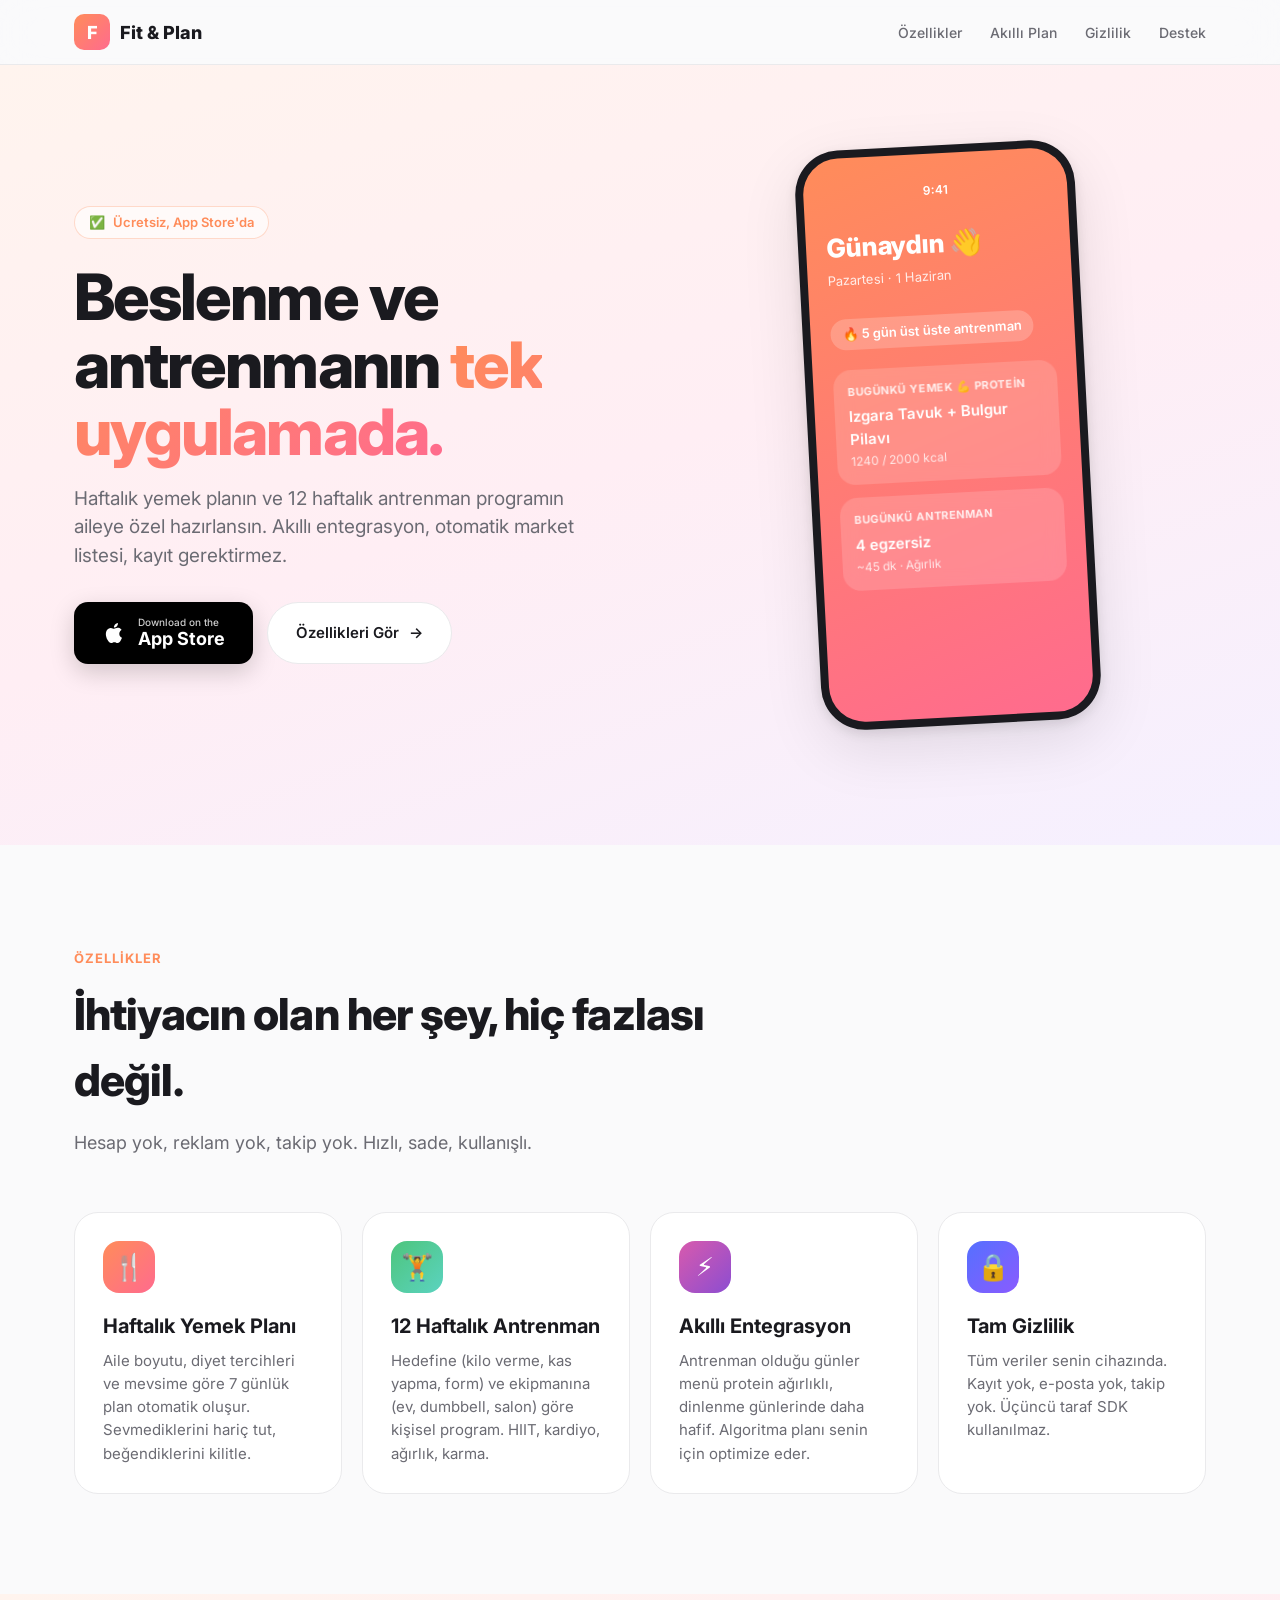
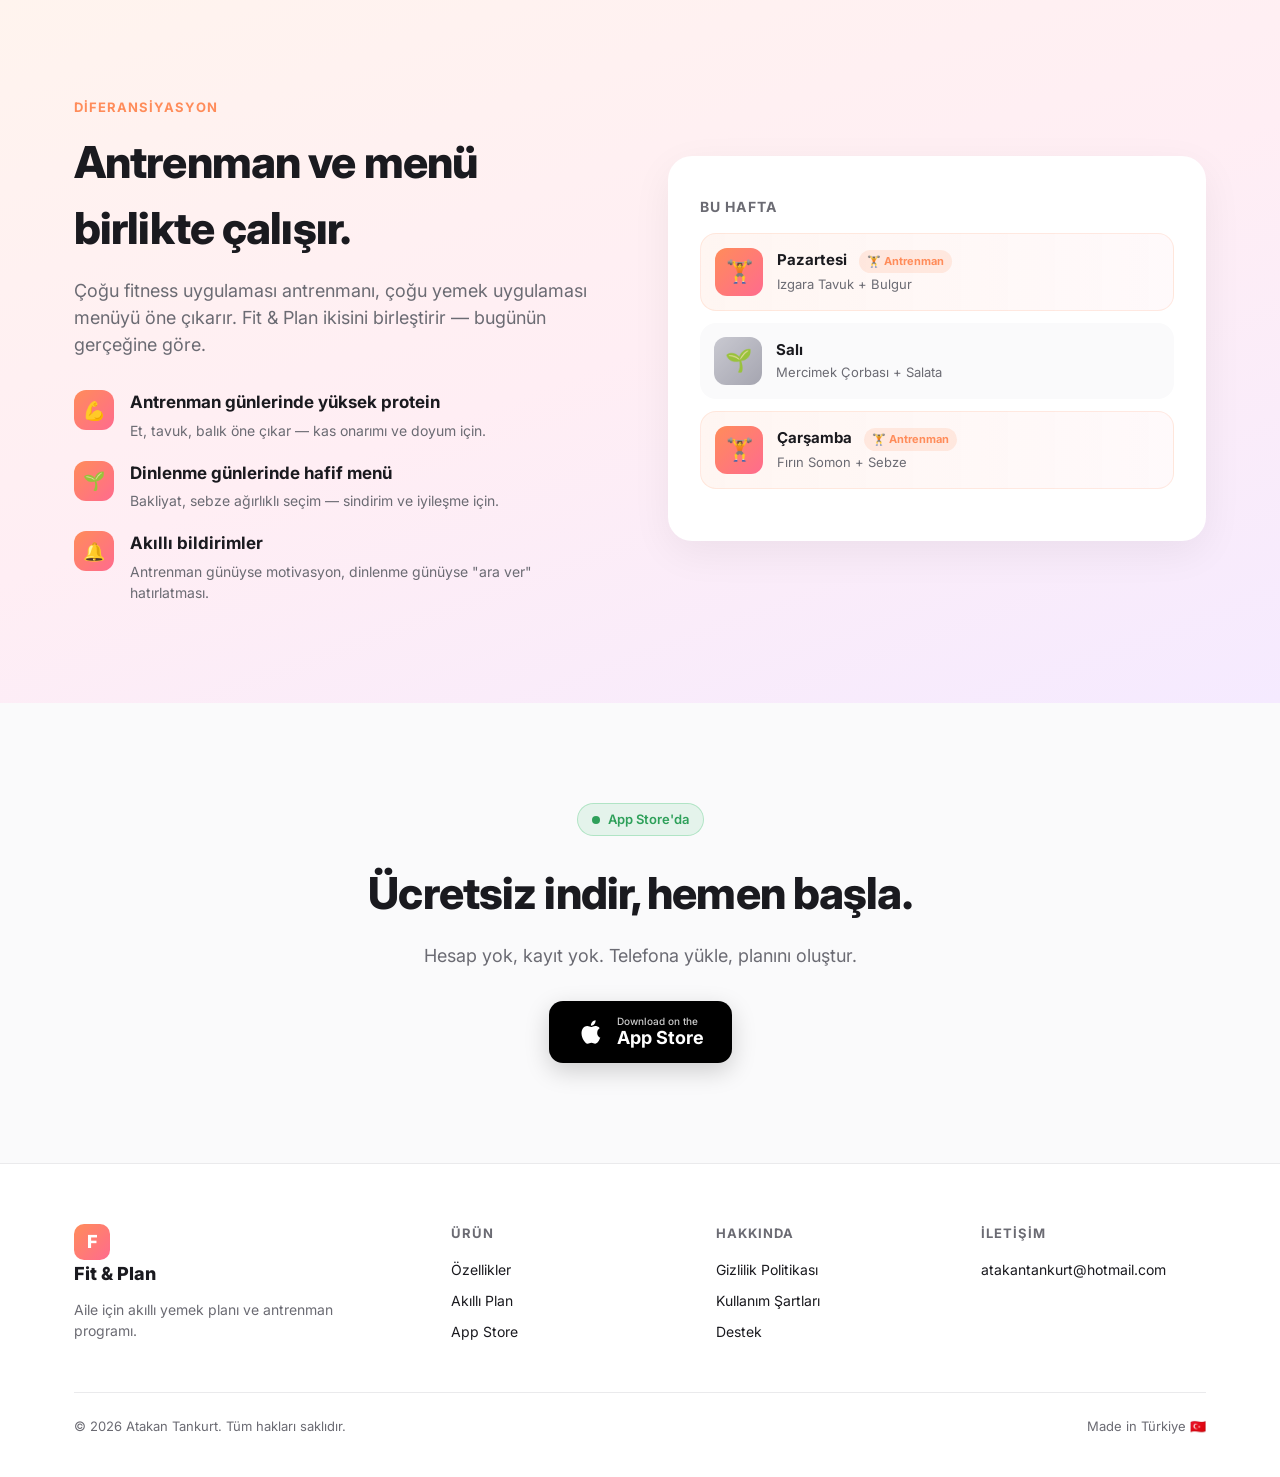
<file: index.html>
<!DOCTYPE html>
<html lang="tr">
<head>
<meta charset="UTF-8" />
<meta name="viewport" content="width=device-width, initial-scale=1.0" />
<meta name="description" content="Fit & Plan — Haftalık yemek planı ve 12 haftalık antrenman programı tek uygulamada. Aileye özel, akıllı, ücretsiz." />
<meta name="theme-color" content="#FF8C5A" />
<title>Fit & Plan — Haftalık Yemek & Antrenman Planı</title>

<!-- Open Graph / sosyal medya -->
<meta property="og:title" content="Fit & Plan — Haftalık Yemek & Antrenman" />
<meta property="og:description" content="Aile için akıllı yemek planı, kişisel 12 haftalık antrenman programı. Ücretsiz, kayıt yok." />
<meta property="og:type" content="website" />

<link rel="preconnect" href="https://fonts.googleapis.com">
<link rel="preconnect" href="https://fonts.gstatic.com" crossorigin>
<link href="https://fonts.googleapis.com/css2?family=Inter:wght@400;500;600;700;800&display=swap" rel="stylesheet">

<style>
    :root {
        --orange-1: #FF8C5A;
        --orange-2: #FF6B8E;
        --green-1: #4DC57C;
        --green-2: #5BD3C0;
        --indigo-1: #5570FF;
        --indigo-2: #8A5BFF;
        --pink-1: #D85AAD;
        --pink-2: #8C4DD1;
        --bg: #FAFAFB;
        --card: #FFFFFF;
        --text: #1A1A1F;
        --text-secondary: #6B6B73;
        --border: #EAEAEC;
        --shadow: 0 12px 40px rgba(0, 0, 0, 0.06);
        --shadow-lg: 0 20px 60px rgba(0, 0, 0, 0.10);
    }

    * { margin: 0; padding: 0; box-sizing: border-box; }

    html { scroll-behavior: smooth; }

    body {
        font-family: 'Inter', -apple-system, BlinkMacSystemFont, 'SF Pro Rounded', system-ui, sans-serif;
        color: var(--text);
        background: var(--bg);
        line-height: 1.5;
        -webkit-font-smoothing: antialiased;
        -moz-osx-font-smoothing: grayscale;
    }

    a { color: inherit; text-decoration: none; }

    .container { max-width: 1180px; margin: 0 auto; padding: 0 24px; }

    /* ============ NAVBAR ============ */
    .navbar {
        position: sticky;
        top: 0;
        background: rgba(250, 250, 251, 0.85);
        backdrop-filter: saturate(180%) blur(20px);
        -webkit-backdrop-filter: saturate(180%) blur(20px);
        z-index: 100;
        border-bottom: 1px solid var(--border);
    }
    .navbar .inner {
        display: flex;
        justify-content: space-between;
        align-items: center;
        height: 64px;
    }
    .logo {
        display: flex;
        align-items: center;
        gap: 10px;
        font-weight: 800;
        font-size: 18px;
    }
    .logo-mark {
        width: 36px; height: 36px;
        border-radius: 10px;
        background: linear-gradient(135deg, var(--orange-1), var(--orange-2));
        display: grid; place-items: center;
        color: white;
        font-size: 18px;
    }
    .nav-links {
        display: flex;
        gap: 28px;
        font-size: 14px;
        font-weight: 500;
        color: var(--text-secondary);
    }
    .nav-links a:hover { color: var(--text); }

    /* ============ HERO ============ */
    .hero {
        padding: 80px 0 120px;
        background: linear-gradient(160deg, #FFF4EE 0%, #FFEEF4 50%, #F5F0FF 100%);
        position: relative;
        overflow: hidden;
    }
    .hero-content {
        display: grid;
        grid-template-columns: 1.1fr 1fr;
        gap: 48px;
        align-items: center;
    }
    .hero-badge {
        display: inline-flex;
        align-items: center;
        gap: 8px;
        padding: 6px 14px;
        background: rgba(255, 255, 255, 0.6);
        border: 1px solid rgba(255, 140, 90, 0.3);
        border-radius: 100px;
        font-size: 13px;
        font-weight: 600;
        color: var(--orange-1);
        margin-bottom: 24px;
    }
    .hero h1 {
        font-size: clamp(38px, 5.5vw, 64px);
        font-weight: 800;
        line-height: 1.05;
        letter-spacing: -0.03em;
        margin-bottom: 20px;
    }
    .hero h1 .gradient-text {
        background: linear-gradient(135deg, var(--orange-1), var(--orange-2));
        -webkit-background-clip: text;
        background-clip: text;
        -webkit-text-fill-color: transparent;
    }
    .hero p.lead {
        font-size: 19px;
        color: var(--text-secondary);
        margin-bottom: 32px;
        max-width: 520px;
    }
    .cta-row {
        display: flex;
        gap: 14px;
        flex-wrap: wrap;
    }
    .btn {
        display: inline-flex;
        align-items: center;
        gap: 10px;
        padding: 14px 28px;
        border-radius: 100px;
        font-weight: 600;
        font-size: 15px;
        border: none;
        cursor: pointer;
        transition: transform 0.2s, box-shadow 0.2s;
    }
    .btn-primary {
        background: linear-gradient(135deg, var(--orange-1), var(--orange-2));
        color: white;
        box-shadow: 0 8px 24px rgba(255, 107, 142, 0.25);
    }
    .btn-primary:hover { transform: translateY(-1px); box-shadow: 0 12px 32px rgba(255, 107, 142, 0.35); }
    .btn-secondary {
        background: white;
        border: 1px solid var(--border);
        color: var(--text);
    }
    .btn-secondary:hover { border-color: var(--text); }

    /* Phone mockup */
    .phone-mockup {
        position: relative;
        display: flex;
        justify-content: center;
        perspective: 1200px;
    }
    .phone {
        width: 280px;
        height: 580px;
        background: #1a1a1f;
        border-radius: 44px;
        padding: 8px;
        box-shadow: var(--shadow-lg), 0 4px 12px rgba(0,0,0,0.1);
        transform: rotate(-3deg);
    }
    .phone-screen {
        background: linear-gradient(160deg, var(--orange-1), var(--orange-2));
        border-radius: 36px;
        height: 100%;
        padding: 28px 20px;
        color: white;
        position: relative;
        overflow: hidden;
    }
    .phone-time {
        text-align: center;
        font-size: 12px;
        font-weight: 600;
        margin-bottom: 24px;
    }
    .phone-greeting {
        font-size: 26px;
        font-weight: 800;
        margin-bottom: 4px;
    }
    .phone-date {
        font-size: 13px;
        opacity: 0.85;
        margin-bottom: 20px;
    }
    .phone-card {
        background: rgba(255,255,255,0.15);
        backdrop-filter: blur(10px);
        border-radius: 18px;
        padding: 14px;
        margin-bottom: 12px;
    }
    .phone-card-title {
        font-size: 11px;
        font-weight: 700;
        opacity: 0.85;
        text-transform: uppercase;
        letter-spacing: 0.05em;
        margin-bottom: 6px;
    }
    .phone-card-content {
        font-size: 15px;
        font-weight: 600;
    }
    .phone-card-sub {
        font-size: 12px;
        opacity: 0.8;
        margin-top: 2px;
    }
    .phone-streak {
        display: inline-flex;
        align-items: center;
        gap: 6px;
        background: rgba(255,255,255,0.2);
        padding: 6px 12px;
        border-radius: 100px;
        font-size: 13px;
        font-weight: 600;
        margin-top: 8px;
    }

    /* ============ FEATURES ============ */
    .features {
        padding: 100px 0;
    }
    .section-eyebrow {
        display: inline-block;
        font-size: 13px;
        font-weight: 700;
        text-transform: uppercase;
        letter-spacing: 0.08em;
        color: var(--orange-1);
        margin-bottom: 12px;
    }
    .section-title {
        font-size: clamp(30px, 4vw, 44px);
        font-weight: 800;
        letter-spacing: -0.02em;
        margin-bottom: 16px;
        max-width: 700px;
    }
    .section-sub {
        font-size: 18px;
        color: var(--text-secondary);
        max-width: 600px;
        margin-bottom: 56px;
    }
    .feature-grid {
        display: grid;
        grid-template-columns: repeat(auto-fit, minmax(260px, 1fr));
        gap: 20px;
    }
    .feature-card {
        background: var(--card);
        border-radius: 24px;
        padding: 28px;
        border: 1px solid var(--border);
        transition: transform 0.2s, box-shadow 0.2s;
    }
    .feature-card:hover {
        transform: translateY(-4px);
        box-shadow: var(--shadow);
    }
    .feature-icon {
        width: 52px; height: 52px;
        border-radius: 16px;
        display: grid; place-items: center;
        font-size: 26px;
        color: white;
        margin-bottom: 18px;
    }
    .feature-icon.meal   { background: linear-gradient(135deg, var(--orange-1), var(--orange-2)); }
    .feature-icon.train  { background: linear-gradient(135deg, var(--green-1), var(--green-2)); }
    .feature-icon.smart  { background: linear-gradient(135deg, var(--pink-1), var(--pink-2)); }
    .feature-icon.priv   { background: linear-gradient(135deg, var(--indigo-1), var(--indigo-2)); }

    .feature-card h3 {
        font-size: 20px;
        font-weight: 700;
        margin-bottom: 8px;
    }
    .feature-card p {
        font-size: 15px;
        color: var(--text-secondary);
        line-height: 1.55;
    }

    /* ============ HIGHLIGHT (smart integration) ============ */
    .highlight {
        padding: 100px 0;
        background: linear-gradient(160deg, #FFF4EE 0%, #FFEEF4 50%, #F5EAFF 100%);
    }
    .highlight-content {
        display: grid;
        grid-template-columns: 1fr 1fr;
        gap: 56px;
        align-items: center;
    }
    .highlight-points {
        display: flex;
        flex-direction: column;
        gap: 20px;
        margin-top: 32px;
    }
    .highlight-point {
        display: flex;
        gap: 16px;
        align-items: flex-start;
    }
    .highlight-point-icon {
        flex-shrink: 0;
        width: 40px; height: 40px;
        border-radius: 12px;
        background: linear-gradient(135deg, var(--orange-1), var(--orange-2));
        display: grid; place-items: center;
        color: white;
        font-size: 18px;
        font-weight: 700;
    }
    .highlight-point h4 {
        font-size: 17px;
        font-weight: 700;
        margin-bottom: 4px;
    }
    .highlight-point p {
        font-size: 14px;
        color: var(--text-secondary);
    }
    .highlight-visual {
        background: white;
        border-radius: 24px;
        padding: 40px 32px;
        box-shadow: var(--shadow);
        position: relative;
    }
    .day-card {
        display: flex;
        gap: 14px;
        align-items: center;
        padding: 14px;
        border-radius: 16px;
        margin-bottom: 12px;
    }
    .day-card.training {
        background: linear-gradient(90deg, rgba(255,140,90,0.08), rgba(255,107,142,0.04));
        border: 1px solid rgba(255,140,90,0.15);
    }
    .day-card.rest {
        background: var(--bg);
    }
    .day-icon {
        width: 48px; height: 48px;
        border-radius: 12px;
        display: grid; place-items: center;
        color: white;
        font-size: 22px;
        flex-shrink: 0;
    }
    .day-icon.training { background: linear-gradient(135deg, var(--orange-1), var(--orange-2)); }
    .day-icon.rest     { background: linear-gradient(135deg, #C9C9D1, #A5A5B0); }
    .day-info { flex: 1; }
    .day-name { font-weight: 700; font-size: 15px; margin-bottom: 2px; }
    .day-meal { font-size: 13px; color: var(--text-secondary); }
    .day-badge {
        display: inline-flex;
        align-items: center;
        gap: 4px;
        font-size: 11px;
        font-weight: 700;
        padding: 3px 8px;
        border-radius: 100px;
        background: rgba(255,140,90,0.15);
        color: var(--orange-1);
        margin-left: 8px;
    }

    /* ============ CTA ============ */
    .cta-section {
        padding: 100px 0;
        text-align: center;
    }
    .cta-section h2 {
        font-size: clamp(30px, 4vw, 44px);
        font-weight: 800;
        letter-spacing: -0.02em;
        margin-bottom: 16px;
    }
    .cta-section p {
        font-size: 18px;
        color: var(--text-secondary);
        margin-bottom: 32px;
    }
    .appstore-btn {
        display: inline-flex;
        align-items: center;
        gap: 12px;
        padding: 14px 28px;
        background: #000;
        border-radius: 14px;
        color: white;
        font-weight: 600;
        font-size: 15px;
        text-decoration: none;
        transition: transform 0.2s, box-shadow 0.2s;
        box-shadow: 0 8px 24px rgba(0,0,0,0.18);
    }
    .appstore-btn:hover { transform: translateY(-2px); box-shadow: 0 14px 32px rgba(0,0,0,0.22); }
    .appstore-btn svg { flex-shrink: 0; }
    .appstore-btn-label { display: flex; flex-direction: column; line-height: 1.2; text-align: left; }
    .appstore-btn-label span:first-child { font-size: 10px; font-weight: 500; opacity: 0.8; }
    .appstore-btn-label span:last-child { font-size: 18px; font-weight: 700; }
    .live-badge {
        display: inline-flex;
        align-items: center;
        gap: 8px;
        padding: 6px 14px;
        background: rgba(77, 197, 124, 0.12);
        border: 1px solid rgba(77, 197, 124, 0.35);
        border-radius: 100px;
        font-size: 13px;
        font-weight: 600;
        color: #2ea05a;
        margin-bottom: 24px;
    }
    .live-dot {
        width: 8px; height: 8px;
        background: #2ea05a;
        border-radius: 50%;
        animation: pulse 2s infinite;
    }
    @keyframes pulse {
        0%, 100% { opacity: 1; transform: scale(1); }
        50% { opacity: 0.5; transform: scale(0.8); }
    }

    /* ============ FOOTER ============ */
    .footer {
        padding: 60px 0 40px;
        border-top: 1px solid var(--border);
        background: white;
    }
    .footer-grid {
        display: grid;
        grid-template-columns: 1.5fr 1fr 1fr 1fr;
        gap: 40px;
        margin-bottom: 40px;
    }
    .footer-col h5 {
        font-size: 13px;
        font-weight: 700;
        text-transform: uppercase;
        letter-spacing: 0.08em;
        color: var(--text-secondary);
        margin-bottom: 16px;
    }
    .footer-col a {
        display: block;
        font-size: 14px;
        color: var(--text);
        margin-bottom: 10px;
        transition: color 0.2s;
    }
    .footer-col a:hover { color: var(--orange-1); }
    .footer-tagline {
        font-size: 14px;
        color: var(--text-secondary);
        max-width: 280px;
        margin-top: 12px;
    }
    .footer-bottom {
        padding-top: 24px;
        border-top: 1px solid var(--border);
        display: flex;
        justify-content: space-between;
        align-items: center;
        font-size: 13px;
        color: var(--text-secondary);
    }

    /* ============ RESPONSIVE ============ */
    @media (max-width: 860px) {
        .hero { padding: 60px 0 80px; }
        .hero-content { grid-template-columns: 1fr; gap: 40px; }
        .phone { transform: rotate(0); }
        .highlight-content { grid-template-columns: 1fr; gap: 40px; }
        .footer-grid { grid-template-columns: 1fr 1fr; gap: 32px; }
        .nav-links { gap: 18px; font-size: 13px; }
    }
    @media (max-width: 480px) {
        .nav-links a:nth-child(1) { display: none; }
        .footer-grid { grid-template-columns: 1fr; }
        .footer-bottom { flex-direction: column; gap: 12px; }
    }
</style>
</head>
<body>

<!-- ============ NAVBAR ============ -->
<nav class="navbar">
    <div class="container inner">
        <a href="/" class="logo">
            <span class="logo-mark">F</span>
            Fit &amp; Plan
        </a>
        <div class="nav-links">
            <a href="#features">Özellikler</a>
            <a href="#smart">Akıllı Plan</a>
            <a href="privacy.html">Gizlilik</a>
            <a href="support.html">Destek</a>
        </div>
    </div>
</nav>

<!-- ============ HERO ============ -->
<section class="hero">
    <div class="container hero-content">
        <div>
            <div class="hero-badge">
                <span>✅</span> Ücretsiz, App Store'da
            </div>
            <h1>
                Beslenme ve antrenmanın
                <span class="gradient-text">tek uygulamada.</span>
            </h1>
            <p class="lead">
                Haftalık yemek planın ve 12 haftalık antrenman programın aileye özel hazırlansın. Akıllı entegrasyon, otomatik market listesi, kayıt gerektirmez.
            </p>
            <div class="cta-row">
                <a href="https://apps.apple.com/app/fit-plan/id6776252728" class="appstore-btn" target="_blank" rel="noopener">
                    <svg width="24" height="24" viewBox="0 0 24 24" fill="white"><path d="M18.71 19.5c-.83 1.24-1.71 2.45-3.05 2.47-1.34.03-1.77-.79-3.29-.79-1.53 0-2 .77-3.27.82-1.31.05-2.3-1.32-3.14-2.53C4.25 17 2.94 12.45 4.7 9.39c.87-1.52 2.43-2.48 4.12-2.51 1.28-.02 2.5.87 3.29.87.78 0 2.26-1.07 3.8-.91.65.03 2.47.26 3.64 1.98l-.09.06c-.22.14-2.18 1.3-2.16 3.88.03 3.02 2.65 4.03 2.68 4.04l-.07.2zM13 3.5c.73-.83 1.94-1.46 2.94-1.5.13 1.17-.34 2.35-1.04 3.19-.69.85-1.83 1.51-2.95 1.42-.15-1.15.41-2.35 1.05-3.11z"/></svg>
                    <div class="appstore-btn-label">
                        <span>Download on the</span>
                        <span>App Store</span>
                    </div>
                </a>
                <a href="#features" class="btn btn-secondary">
                    Özellikleri Gör <span>→</span>
                </a>
            </div>
        </div>
        <div class="phone-mockup">
            <div class="phone">
                <div class="phone-screen">
                    <div class="phone-time">9:41</div>
                    <div class="phone-greeting">Günaydın 👋</div>
                    <div class="phone-date">Pazartesi · 1 Haziran</div>
                    <div class="phone-streak">🔥 5 gün üst üste antrenman</div>

                    <div style="height: 20px;"></div>

                    <div class="phone-card">
                        <div class="phone-card-title">Bugünkü Yemek 💪 Protein</div>
                        <div class="phone-card-content">Izgara Tavuk + Bulgur Pilavı</div>
                        <div class="phone-card-sub">1240 / 2000 kcal</div>
                    </div>
                    <div class="phone-card">
                        <div class="phone-card-title">Bugünkü Antrenman</div>
                        <div class="phone-card-content">4 egzersiz</div>
                        <div class="phone-card-sub">~45 dk · Ağırlık</div>
                    </div>
                </div>
            </div>
        </div>
    </div>
</section>

<!-- ============ FEATURES ============ -->
<section class="features" id="features">
    <div class="container">
        <div class="section-eyebrow">Özellikler</div>
        <h2 class="section-title">İhtiyacın olan her şey, hiç fazlası değil.</h2>
        <p class="section-sub">
            Hesap yok, reklam yok, takip yok. Hızlı, sade, kullanışlı.
        </p>

        <div class="feature-grid">
            <div class="feature-card">
                <div class="feature-icon meal">🍴</div>
                <h3>Haftalık Yemek Planı</h3>
                <p>Aile boyutu, diyet tercihleri ve mevsime göre 7 günlük plan otomatik oluşur. Sevmediklerini hariç tut, beğendiklerini kilitle.</p>
            </div>
            <div class="feature-card">
                <div class="feature-icon train">🏋️</div>
                <h3>12 Haftalık Antrenman</h3>
                <p>Hedefine (kilo verme, kas yapma, form) ve ekipmanına (ev, dumbbell, salon) göre kişisel program. HIIT, kardiyo, ağırlık, karma.</p>
            </div>
            <div class="feature-card">
                <div class="feature-icon smart">⚡</div>
                <h3>Akıllı Entegrasyon</h3>
                <p>Antrenman olduğu günler menü protein ağırlıklı, dinlenme günlerinde daha hafif. Algoritma planı senin için optimize eder.</p>
            </div>
            <div class="feature-card">
                <div class="feature-icon priv">🔒</div>
                <h3>Tam Gizlilik</h3>
                <p>Tüm veriler senin cihazında. Kayıt yok, e-posta yok, takip yok. Üçüncü taraf SDK kullanılmaz.</p>
            </div>
        </div>
    </div>
</section>

<!-- ============ HIGHLIGHT ============ -->
<section class="highlight" id="smart">
    <div class="container highlight-content">
        <div>
            <div class="section-eyebrow">Diferansiyasyon</div>
            <h2 class="section-title">Antrenman ve menü birlikte çalışır.</h2>
            <p class="section-sub" style="margin-bottom: 0;">
                Çoğu fitness uygulaması antrenmanı, çoğu yemek uygulaması menüyü öne çıkarır. Fit &amp; Plan ikisini birleştirir — bugünün gerçeğine göre.
            </p>

            <div class="highlight-points">
                <div class="highlight-point">
                    <div class="highlight-point-icon">💪</div>
                    <div>
                        <h4>Antrenman günlerinde yüksek protein</h4>
                        <p>Et, tavuk, balık öne çıkar — kas onarımı ve doyum için.</p>
                    </div>
                </div>
                <div class="highlight-point">
                    <div class="highlight-point-icon">🌱</div>
                    <div>
                        <h4>Dinlenme günlerinde hafif menü</h4>
                        <p>Bakliyat, sebze ağırlıklı seçim — sindirim ve iyileşme için.</p>
                    </div>
                </div>
                <div class="highlight-point">
                    <div class="highlight-point-icon">🔔</div>
                    <div>
                        <h4>Akıllı bildirimler</h4>
                        <p>Antrenman günüyse motivasyon, dinlenme günüyse "ara ver" hatırlatması.</p>
                    </div>
                </div>
            </div>
        </div>
        <div class="highlight-visual">
            <div style="font-size: 14px; font-weight: 700; color: var(--text-secondary); text-transform: uppercase; letter-spacing: 0.08em; margin-bottom: 16px;">
                Bu hafta
            </div>
            <div class="day-card training">
                <div class="day-icon training">🏋️</div>
                <div class="day-info">
                    <div class="day-name">Pazartesi <span class="day-badge">🏋️ Antrenman</span></div>
                    <div class="day-meal">Izgara Tavuk + Bulgur</div>
                </div>
            </div>
            <div class="day-card rest">
                <div class="day-icon rest">🌱</div>
                <div class="day-info">
                    <div class="day-name">Salı</div>
                    <div class="day-meal">Mercimek Çorbası + Salata</div>
                </div>
            </div>
            <div class="day-card training">
                <div class="day-icon training">🏋️</div>
                <div class="day-info">
                    <div class="day-name">Çarşamba <span class="day-badge">🏋️ Antrenman</span></div>
                    <div class="day-meal">Fırın Somon + Sebze</div>
                </div>
            </div>
        </div>
    </div>
</section>

<!-- ============ CTA ============ -->
<section class="cta-section">
    <div class="container">
        <div class="live-badge">
            <div class="live-dot"></div>
            App Store'da
        </div>
        <h2>Ücretsiz indir, hemen başla.</h2>
        <p>Hesap yok, kayıt yok. Telefona yükle, planını oluştur.</p>
        <a href="https://apps.apple.com/app/fit-plan/id6776252728" class="appstore-btn" target="_blank" rel="noopener" style="margin: 0 auto;">
            <svg width="28" height="28" viewBox="0 0 24 24" fill="white"><path d="M18.71 19.5c-.83 1.24-1.71 2.45-3.05 2.47-1.34.03-1.77-.79-3.29-.79-1.53 0-2 .77-3.27.82-1.31.05-2.3-1.32-3.14-2.53C4.25 17 2.94 12.45 4.7 9.39c.87-1.52 2.43-2.48 4.12-2.51 1.28-.02 2.5.87 3.29.87.78 0 2.26-1.07 3.8-.91.65.03 2.47.26 3.64 1.98l-.09.06c-.22.14-2.18 1.3-2.16 3.88.03 3.02 2.65 4.03 2.68 4.04l-.07.2zM13 3.5c.73-.83 1.94-1.46 2.94-1.5.13 1.17-.34 2.35-1.04 3.19-.69.85-1.83 1.51-2.95 1.42-.15-1.15.41-2.35 1.05-3.11z"/></svg>
            <div class="appstore-btn-label">
                <span>Download on the</span>
                <span>App Store</span>
            </div>
        </a>
    </div>
</section>

<!-- ============ FOOTER ============ -->
<footer class="footer">
    <div class="container">
        <div class="footer-grid">
            <div class="footer-col">
                <a href="/" class="logo" style="font-size: 18px;">
                    <span class="logo-mark">F</span>
                    Fit &amp; Plan
                </a>
                <p class="footer-tagline">
                    Aile için akıllı yemek planı ve antrenman programı.
                </p>
            </div>
            <div class="footer-col">
                <h5>Ürün</h5>
                <a href="#features">Özellikler</a>
                <a href="#smart">Akıllı Plan</a>
                <a href="https://apps.apple.com/app/fit-plan/id6776252728" target="_blank" rel="noopener">App Store</a>
            </div>
            <div class="footer-col">
                <h5>Hakkında</h5>
                <a href="privacy.html">Gizlilik Politikası</a>
                <a href="terms.html">Kullanım Şartları</a>
                <a href="support.html">Destek</a>
            </div>
            <div class="footer-col">
                <h5>İletişim</h5>
                <a href="mailto:atakantankurt@hotmail.com">atakantankurt@hotmail.com</a>
            </div>
        </div>
        <div class="footer-bottom">
            <div>© 2026 Atakan Tankurt. Tüm hakları saklıdır.</div>
            <div>Made in Türkiye 🇹🇷</div>
        </div>
    </div>
</footer>

</body>
</html>
</file>
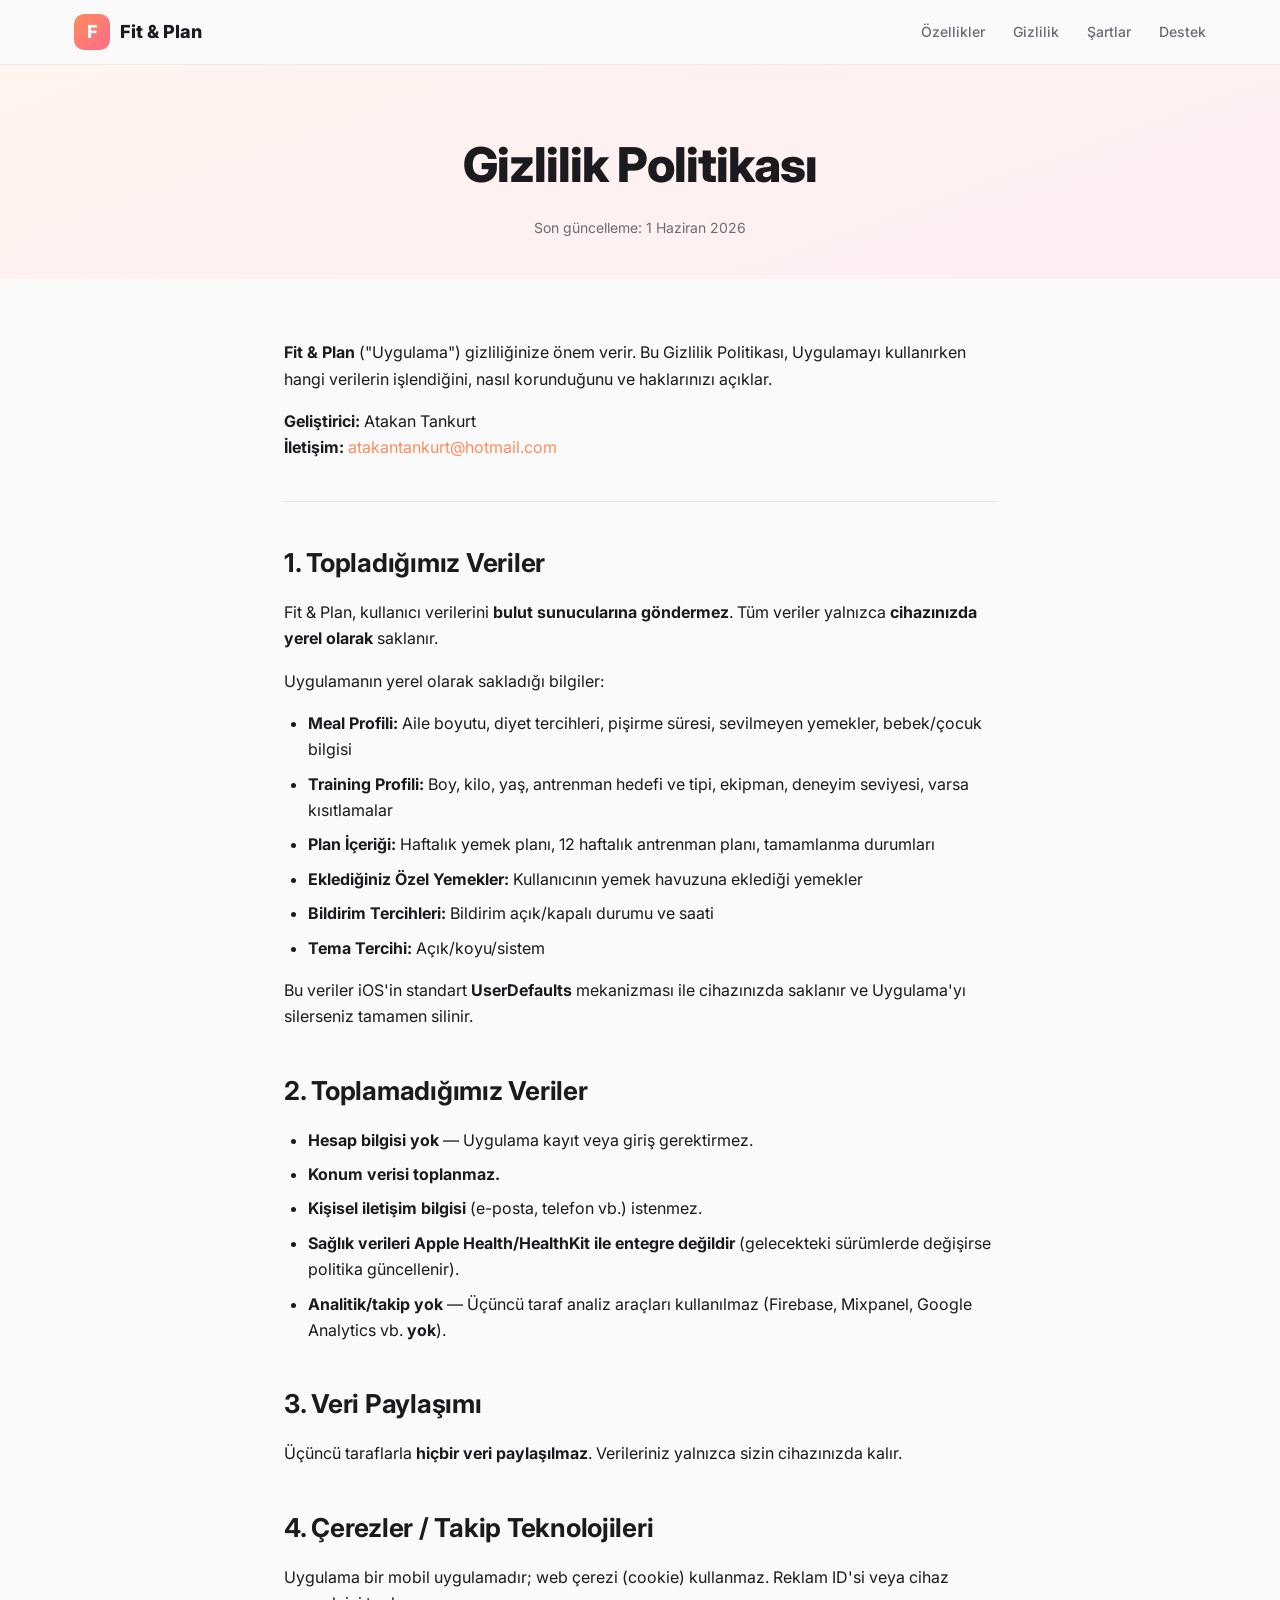
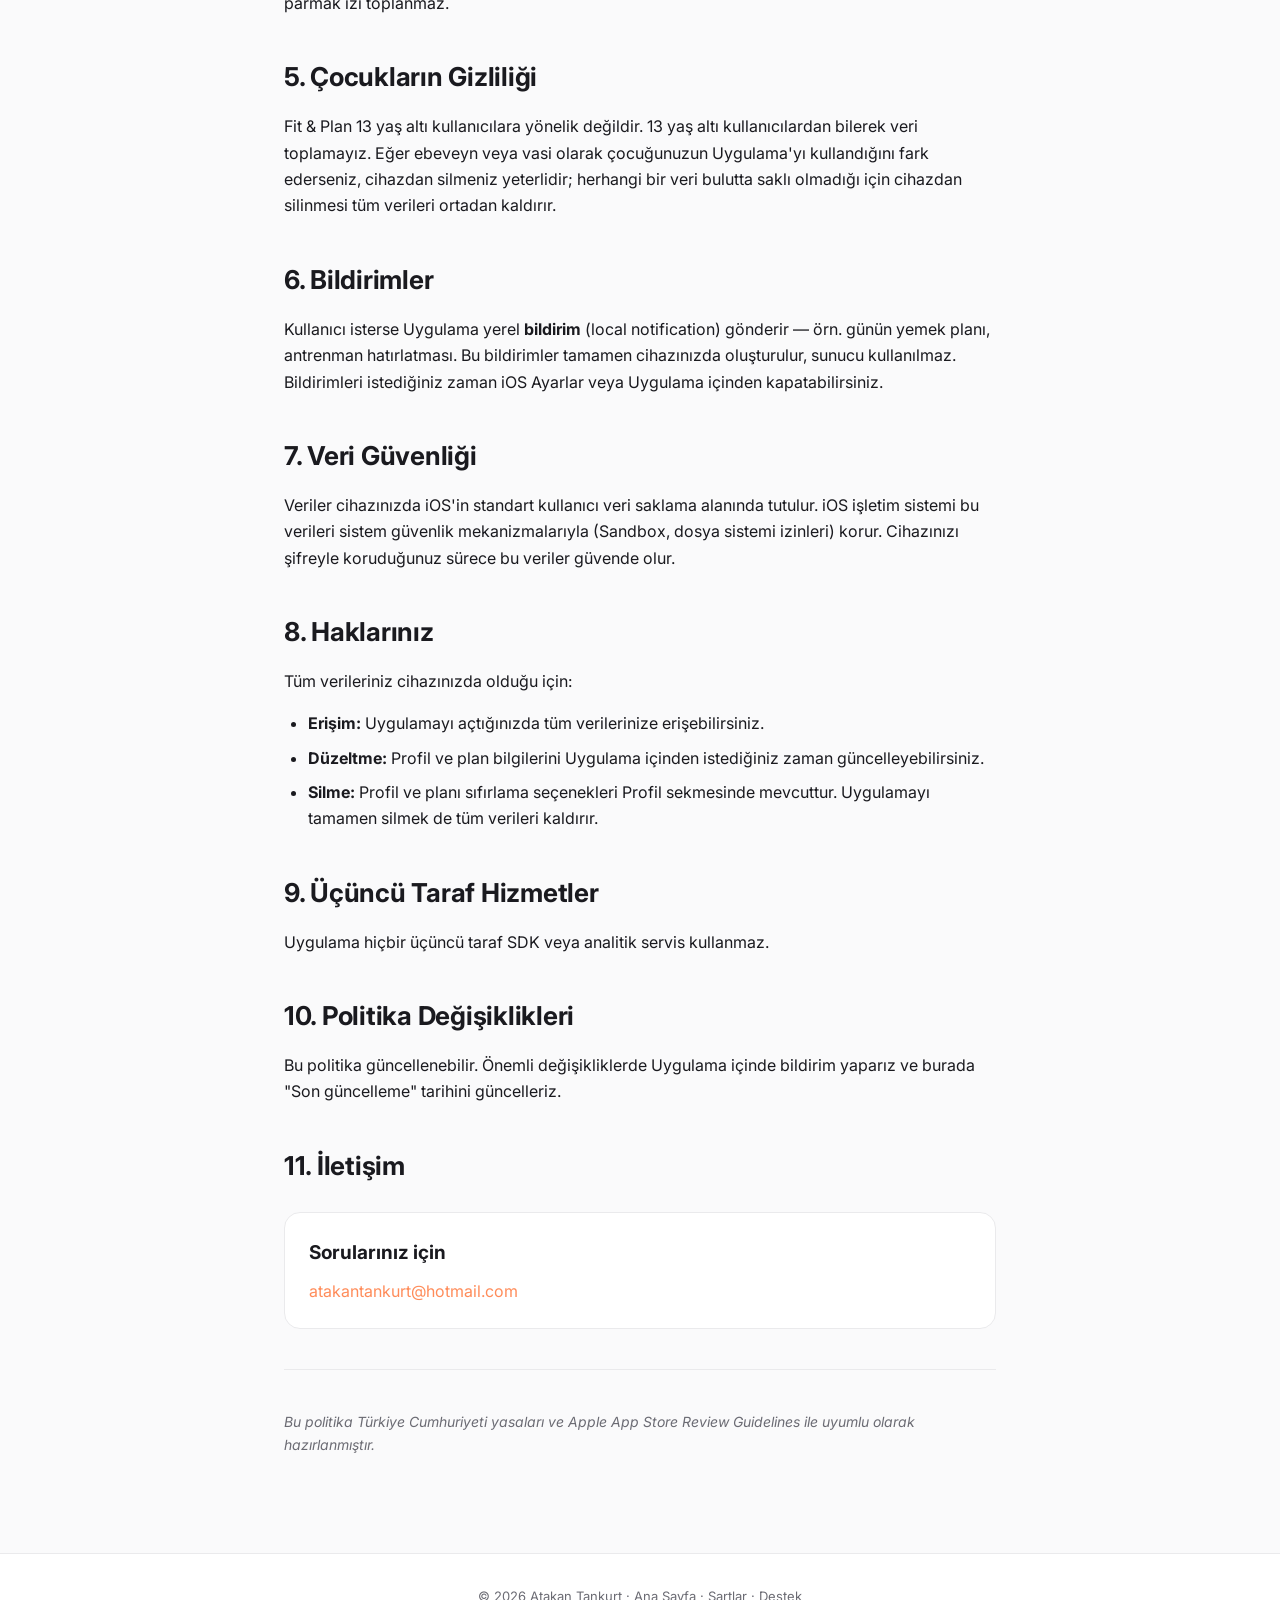
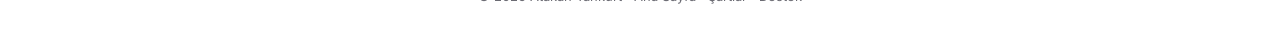
<file: privacy.html>
<!DOCTYPE html>
<html lang="tr">
<head>
<meta charset="UTF-8" />
<meta name="viewport" content="width=device-width, initial-scale=1.0" />
<meta name="description" content="Fit & Plan Gizlilik Politikası — verileriniz cihazınızda kalır." />
<meta name="theme-color" content="#FF8C5A" />
<title>Gizlilik Politikası — Fit & Plan</title>
<link rel="preconnect" href="https://fonts.googleapis.com">
<link rel="preconnect" href="https://fonts.gstatic.com" crossorigin>
<link href="https://fonts.googleapis.com/css2?family=Inter:wght@400;500;600;700;800&display=swap" rel="stylesheet">
<link rel="stylesheet" href="style-pages.css">
</head>
<body>

<nav class="navbar">
    <div class="inner">
        <a href="index.html" class="logo">
            <span class="logo-mark">F</span>
            Fit &amp; Plan
        </a>
        <div class="nav-links">
            <a href="index.html#features">Özellikler</a>
            <a href="privacy.html">Gizlilik</a>
            <a href="terms.html">Şartlar</a>
            <a href="support.html">Destek</a>
        </div>
    </div>
</nav>

<section class="page-hero">
    <div class="container">
        <h1>Gizlilik Politikası</h1>
        <div class="meta">Son güncelleme: 1 Haziran 2026</div>
    </div>
</section>

<section class="content">
<div class="container">

<p><strong>Fit &amp; Plan</strong> ("Uygulama") gizliliğinize önem verir. Bu Gizlilik Politikası, Uygulamayı kullanırken hangi verilerin işlendiğini, nasıl korunduğunu ve haklarınızı açıklar.</p>

<p><strong>Geliştirici:</strong> Atakan Tankurt<br>
<strong>İletişim:</strong> <a href="mailto:atakantankurt@hotmail.com">atakantankurt@hotmail.com</a></p>

<hr>

<h2>1. Topladığımız Veriler</h2>

<p>Fit &amp; Plan, kullanıcı verilerini <strong>bulut sunucularına göndermez</strong>. Tüm veriler yalnızca <strong>cihazınızda yerel olarak</strong> saklanır.</p>

<p>Uygulamanın yerel olarak sakladığı bilgiler:</p>
<ul>
    <li><strong>Meal Profili:</strong> Aile boyutu, diyet tercihleri, pişirme süresi, sevilmeyen yemekler, bebek/çocuk bilgisi</li>
    <li><strong>Training Profili:</strong> Boy, kilo, yaş, antrenman hedefi ve tipi, ekipman, deneyim seviyesi, varsa kısıtlamalar</li>
    <li><strong>Plan İçeriği:</strong> Haftalık yemek planı, 12 haftalık antrenman planı, tamamlanma durumları</li>
    <li><strong>Eklediğiniz Özel Yemekler:</strong> Kullanıcının yemek havuzuna eklediği yemekler</li>
    <li><strong>Bildirim Tercihleri:</strong> Bildirim açık/kapalı durumu ve saati</li>
    <li><strong>Tema Tercihi:</strong> Açık/koyu/sistem</li>
</ul>

<p>Bu veriler iOS'in standart <strong>UserDefaults</strong> mekanizması ile cihazınızda saklanır ve Uygulama'yı silerseniz tamamen silinir.</p>

<h2>2. Toplamadığımız Veriler</h2>
<ul>
    <li><strong>Hesap bilgisi yok</strong> — Uygulama kayıt veya giriş gerektirmez.</li>
    <li><strong>Konum verisi toplanmaz.</strong></li>
    <li><strong>Kişisel iletişim bilgisi</strong> (e-posta, telefon vb.) istenmez.</li>
    <li><strong>Sağlık verileri Apple Health/HealthKit ile entegre değildir</strong> (gelecekteki sürümlerde değişirse politika güncellenir).</li>
    <li><strong>Analitik/takip yok</strong> — Üçüncü taraf analiz araçları kullanılmaz (Firebase, Mixpanel, Google Analytics vb. <strong>yok</strong>).</li>
</ul>

<h2>3. Veri Paylaşımı</h2>
<p>Üçüncü taraflarla <strong>hiçbir veri paylaşılmaz</strong>. Verileriniz yalnızca sizin cihazınızda kalır.</p>

<h2>4. Çerezler / Takip Teknolojileri</h2>
<p>Uygulama bir mobil uygulamadır; web çerezi (cookie) kullanmaz. Reklam ID'si veya cihaz parmak izi toplanmaz.</p>

<h2>5. Çocukların Gizliliği</h2>
<p>Fit &amp; Plan 13 yaş altı kullanıcılara yönelik değildir. 13 yaş altı kullanıcılardan bilerek veri toplamayız. Eğer ebeveyn veya vasi olarak çocuğunuzun Uygulama'yı kullandığını fark ederseniz, cihazdan silmeniz yeterlidir; herhangi bir veri bulutta saklı olmadığı için cihazdan silinmesi tüm verileri ortadan kaldırır.</p>

<h2>6. Bildirimler</h2>
<p>Kullanıcı isterse Uygulama yerel <strong>bildirim</strong> (local notification) gönderir — örn. günün yemek planı, antrenman hatırlatması. Bu bildirimler tamamen cihazınızda oluşturulur, sunucu kullanılmaz. Bildirimleri istediğiniz zaman iOS Ayarlar veya Uygulama içinden kapatabilirsiniz.</p>

<h2>7. Veri Güvenliği</h2>
<p>Veriler cihazınızda iOS'in standart kullanıcı veri saklama alanında tutulur. iOS işletim sistemi bu verileri sistem güvenlik mekanizmalarıyla (Sandbox, dosya sistemi izinleri) korur. Cihazınızı şifreyle koruduğunuz sürece bu veriler güvende olur.</p>

<h2>8. Haklarınız</h2>
<p>Tüm verileriniz cihazınızda olduğu için:</p>
<ul>
    <li><strong>Erişim:</strong> Uygulamayı açtığınızda tüm verilerinize erişebilirsiniz.</li>
    <li><strong>Düzeltme:</strong> Profil ve plan bilgilerini Uygulama içinden istediğiniz zaman güncelleyebilirsiniz.</li>
    <li><strong>Silme:</strong> Profil ve planı sıfırlama seçenekleri Profil sekmesinde mevcuttur. Uygulamayı tamamen silmek de tüm verileri kaldırır.</li>
</ul>

<h2>9. Üçüncü Taraf Hizmetler</h2>
<p>Uygulama hiçbir üçüncü taraf SDK veya analitik servis kullanmaz.</p>

<h2>10. Politika Değişiklikleri</h2>
<p>Bu politika güncellenebilir. Önemli değişikliklerde Uygulama içinde bildirim yaparız ve burada "Son güncelleme" tarihini güncelleriz.</p>

<h2>11. İletişim</h2>
<div class="contact-box">
    <h3>Sorularınız için</h3>
    <p style="margin-bottom: 0;"><a href="mailto:atakantankurt@hotmail.com">atakantankurt@hotmail.com</a></p>
</div>

<hr>

<p style="font-size: 14px; color: var(--text-secondary);"><em>Bu politika Türkiye Cumhuriyeti yasaları ve Apple App Store Review Guidelines ile uyumlu olarak hazırlanmıştır.</em></p>

</div>
</section>

<footer class="footer">
    <div class="container">
        <p>© 2026 Atakan Tankurt · <a href="index.html">Ana Sayfa</a> · <a href="terms.html">Şartlar</a> · <a href="support.html">Destek</a></p>
    </div>
</footer>

</body>
</html>
</file>
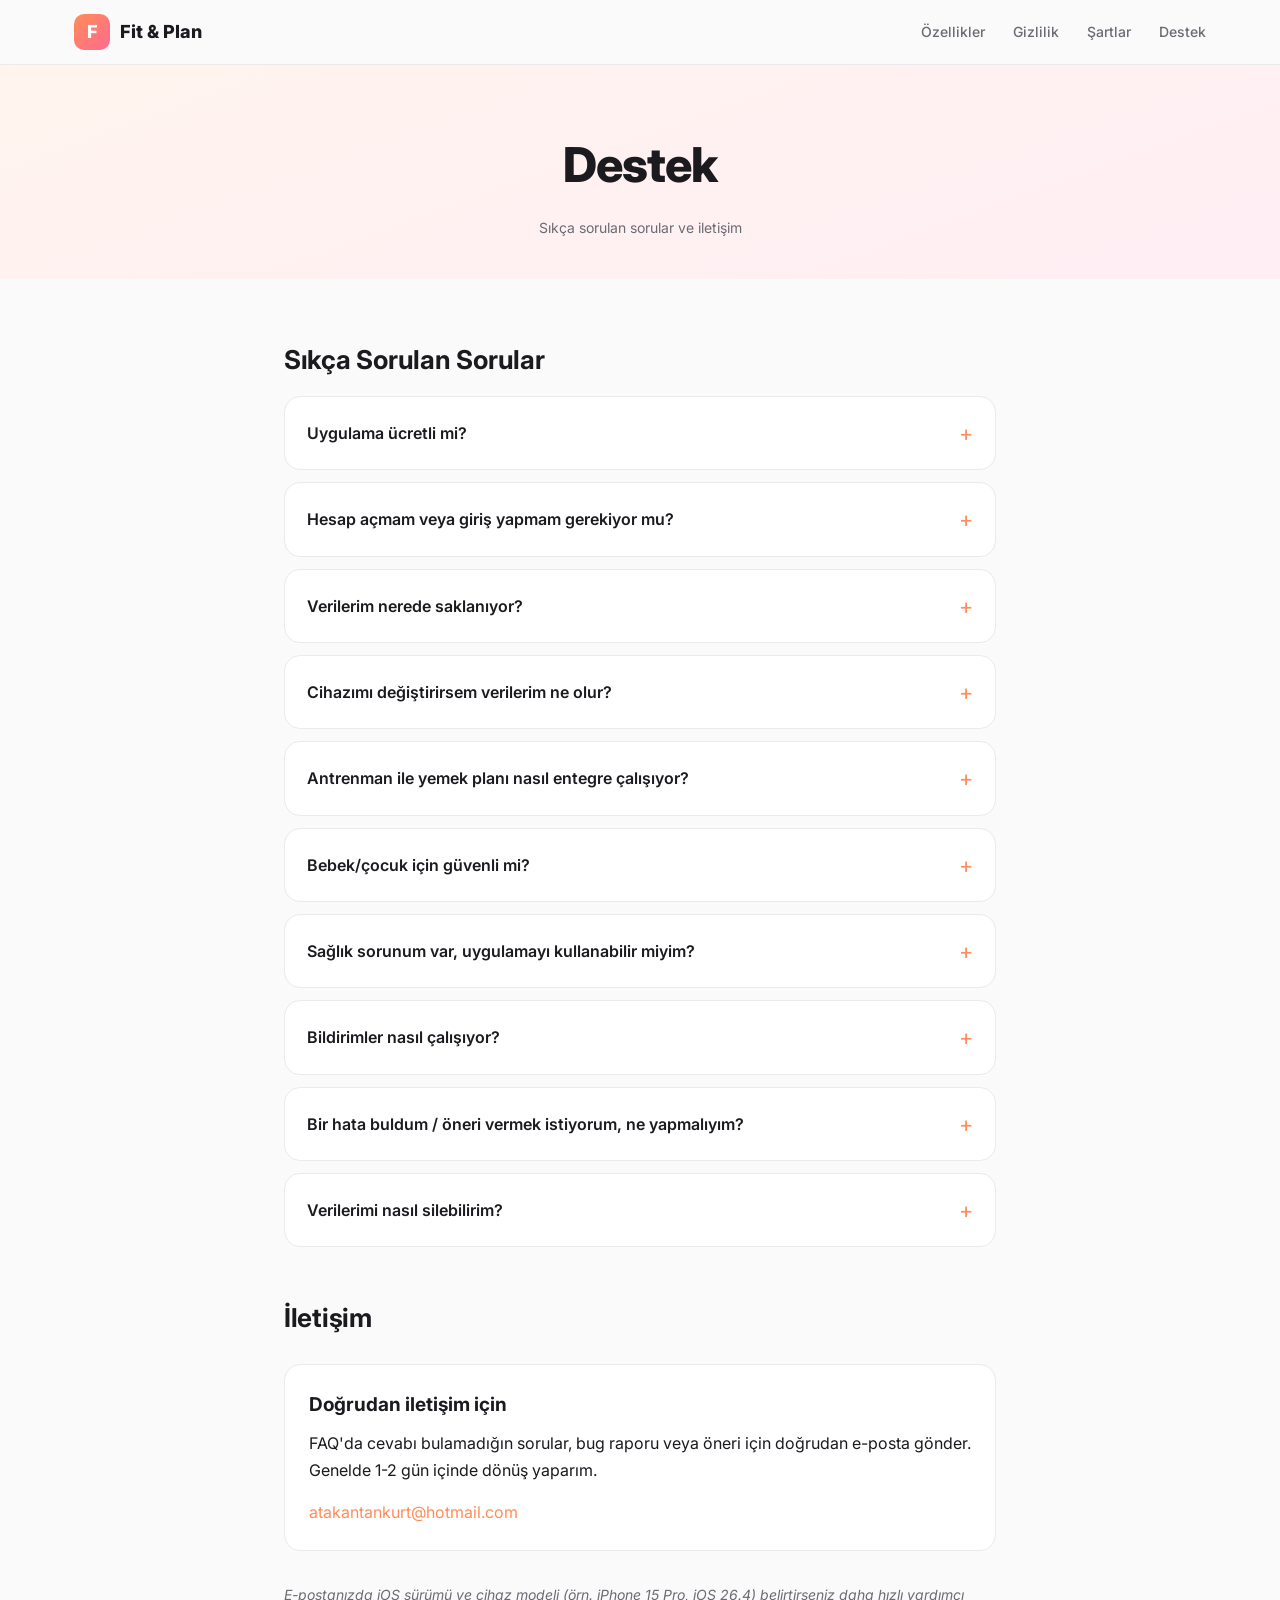
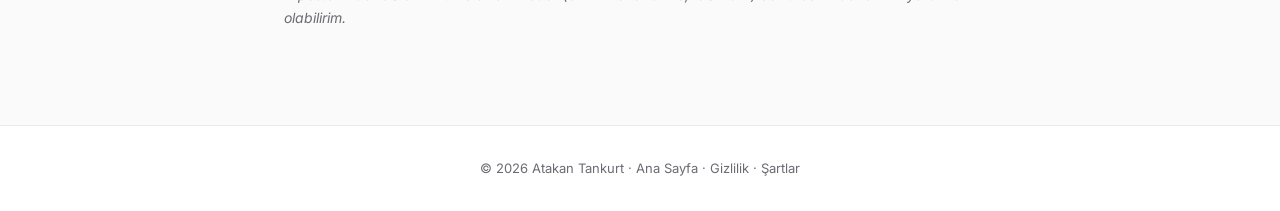
<file: support.html>
<!DOCTYPE html>
<html lang="tr">
<head>
<meta charset="UTF-8" />
<meta name="viewport" content="width=device-width, initial-scale=1.0" />
<meta name="description" content="Fit & Plan destek sayfası — sıkça sorulan sorular ve iletişim." />
<meta name="theme-color" content="#FF8C5A" />
<title>Destek — Fit & Plan</title>
<link rel="preconnect" href="https://fonts.googleapis.com">
<link rel="preconnect" href="https://fonts.gstatic.com" crossorigin>
<link href="https://fonts.googleapis.com/css2?family=Inter:wght@400;500;600;700;800&display=swap" rel="stylesheet">
<link rel="stylesheet" href="style-pages.css">

<style>
/* Support sayfasına özel — FAQ accordion */
.faq-item {
    background: var(--card);
    border: 1px solid var(--border);
    border-radius: 16px;
    margin-bottom: 12px;
    overflow: hidden;
}
.faq-question {
    padding: 18px 22px;
    font-size: 16px;
    font-weight: 600;
    cursor: pointer;
    display: flex;
    justify-content: space-between;
    align-items: center;
    user-select: none;
    transition: background 0.2s;
}
.faq-question:hover { background: var(--bg); }
.faq-question::after {
    content: '+';
    font-size: 22px;
    font-weight: 400;
    color: var(--orange-1);
    transition: transform 0.2s;
}
.faq-item.open .faq-question::after {
    content: '−';
    transform: rotate(0deg);
}
.faq-answer {
    padding: 0 22px;
    max-height: 0;
    overflow: hidden;
    transition: max-height 0.3s, padding 0.3s;
    font-size: 15px;
    color: var(--text-secondary);
    line-height: 1.65;
}
.faq-item.open .faq-answer {
    padding: 0 22px 20px;
    max-height: 500px;
}
</style>
</head>
<body>

<nav class="navbar">
    <div class="inner">
        <a href="index.html" class="logo">
            <span class="logo-mark">F</span>
            Fit &amp; Plan
        </a>
        <div class="nav-links">
            <a href="index.html#features">Özellikler</a>
            <a href="privacy.html">Gizlilik</a>
            <a href="terms.html">Şartlar</a>
            <a href="support.html">Destek</a>
        </div>
    </div>
</nav>

<section class="page-hero">
    <div class="container">
        <h1>Destek</h1>
        <div class="meta">Sıkça sorulan sorular ve iletişim</div>
    </div>
</section>

<section class="content">
<div class="container">

<h2>Sıkça Sorulan Sorular</h2>

<div class="faq-item">
    <div class="faq-question">Uygulama ücretli mi?</div>
    <div class="faq-answer">
        Hayır. Fit &amp; Plan tamamen ücretsiz. Uygulama içi satın alma, abonelik veya reklam yok.
    </div>
</div>

<div class="faq-item">
    <div class="faq-question">Hesap açmam veya giriş yapmam gerekiyor mu?</div>
    <div class="faq-answer">
        Hayır. Kayıt veya giriş yok. Uygulamayı yüklediğin anda kullanmaya başlayabilirsin. Tüm verilerin cihazında saklanır.
    </div>
</div>

<div class="faq-item">
    <div class="faq-question">Verilerim nerede saklanıyor?</div>
    <div class="faq-answer">
        Tüm veriler (profil, plan, tercihler) yalnızca senin cihazında, iOS'in UserDefaults mekanizmasında saklanır. Hiçbir veri sunucumuza gönderilmez. Detay için <a href="privacy.html">Gizlilik Politikası</a>'na bakabilirsin.
    </div>
</div>

<div class="faq-item">
    <div class="faq-question">Cihazımı değiştirirsem verilerim ne olur?</div>
    <div class="faq-answer">
        Şu an cihazlar arası senkron yok. Uygulamayı yeni cihaza yükleyince profilini sıfırdan oluşturman gerekir. Gelecekteki sürümlerde isteğe bağlı iCloud senkronu eklenebilir.
    </div>
</div>

<div class="faq-item">
    <div class="faq-question">Antrenman ile yemek planı nasıl entegre çalışıyor?</div>
    <div class="faq-answer">
        Antrenman planın varsa, meal plan algoritması o günün antrenman durumuna göre menüyü ayarlar: antrenman günlerinde protein ağırlıklı (et, tavuk, balık), dinlenme günlerinde daha hafif (bakliyat, sebze). Bu otomatik olur — sadece "Change All" basman gerekir.
    </div>
</div>

<div class="faq-item">
    <div class="faq-question">Bebek/çocuk için güvenli mi?</div>
    <div class="faq-answer">
        Uygulama 1-2 yaş bebekler için bazı uyarılar (örneğin acı veya çiğneme zorluğu yaratabilecek yemeklerde) gösterir, ancak bu yalnızca bilgi amaçlıdır. Bebek beslenmesi için her zaman çocuk doktoruna danış.
    </div>
</div>

<div class="faq-item">
    <div class="faq-question">Sağlık sorunum var, uygulamayı kullanabilir miyim?</div>
    <div class="faq-answer">
        Fit &amp; Plan tıbbi tavsiye sağlamaz. Kronik hastalık, hamilelik, sakatlık veya cerrahi geçmişin varsa lütfen yeni bir antrenman/beslenme programına başlamadan önce doktoruna danış.
    </div>
</div>

<div class="faq-item">
    <div class="faq-question">Bildirimler nasıl çalışıyor?</div>
    <div class="faq-answer">
        Yerel bildirimlerle (cihazda oluşturulan, sunucu kullanmayan) çalışır. Meal Hatırlatma ve Antrenman Hatırlatma'yı ayrı ayrı açıp kapatabilirsin, saat ayarlayabilirsin. Profile tab'ından yönetebilirsin.
    </div>
</div>

<div class="faq-item">
    <div class="faq-question">Bir hata buldum / öneri vermek istiyorum, ne yapmalıyım?</div>
    <div class="faq-answer">
        E-posta gönder: <a href="mailto:atakantankurt@hotmail.com">atakantankurt@hotmail.com</a> — ekran görüntüsü, iOS sürümü ve cihaz modelini eklersen daha hızlı yardım edebilirim.
    </div>
</div>

<div class="faq-item">
    <div class="faq-question">Verilerimi nasıl silebilirim?</div>
    <div class="faq-answer">
        Profile tab'ından "Meal Profili Sıfırla", "Training Profili Sıfırla" veya "Meal Planını Sıfırla" seçeneklerini kullanabilirsin. Hepsini birden silmek için: uygulamayı telefondan kaldır — UserDefaults'taki tüm veri otomatik silinir.
    </div>
</div>

<h2 style="margin-top: 50px;">İletişim</h2>

<div class="contact-box">
    <h3>Doğrudan iletişim için</h3>
    <p>FAQ'da cevabı bulamadığın sorular, bug raporu veya öneri için doğrudan e-posta gönder. Genelde 1-2 gün içinde dönüş yaparım.</p>
    <p style="margin-bottom: 0;"><a href="mailto:atakantankurt@hotmail.com?subject=Fit%20%26%20Plan%20%E2%80%94%20Destek">atakantankurt@hotmail.com</a></p>
</div>

<p style="font-size: 14px; color: var(--text-secondary); margin-top: 32px;"><em>E-postanızda iOS sürümü ve cihaz modeli (örn. iPhone 15 Pro, iOS 26.4) belirtirseniz daha hızlı yardımcı olabilirim.</em></p>

</div>
</section>

<footer class="footer">
    <div class="container">
        <p>© 2026 Atakan Tankurt · <a href="index.html">Ana Sayfa</a> · <a href="privacy.html">Gizlilik</a> · <a href="terms.html">Şartlar</a></p>
    </div>
</footer>

<script>
// FAQ accordion
document.querySelectorAll('.faq-question').forEach(q => {
    q.addEventListener('click', () => {
        q.parentElement.classList.toggle('open');
    });
});
</script>

</body>
</html>
</file>
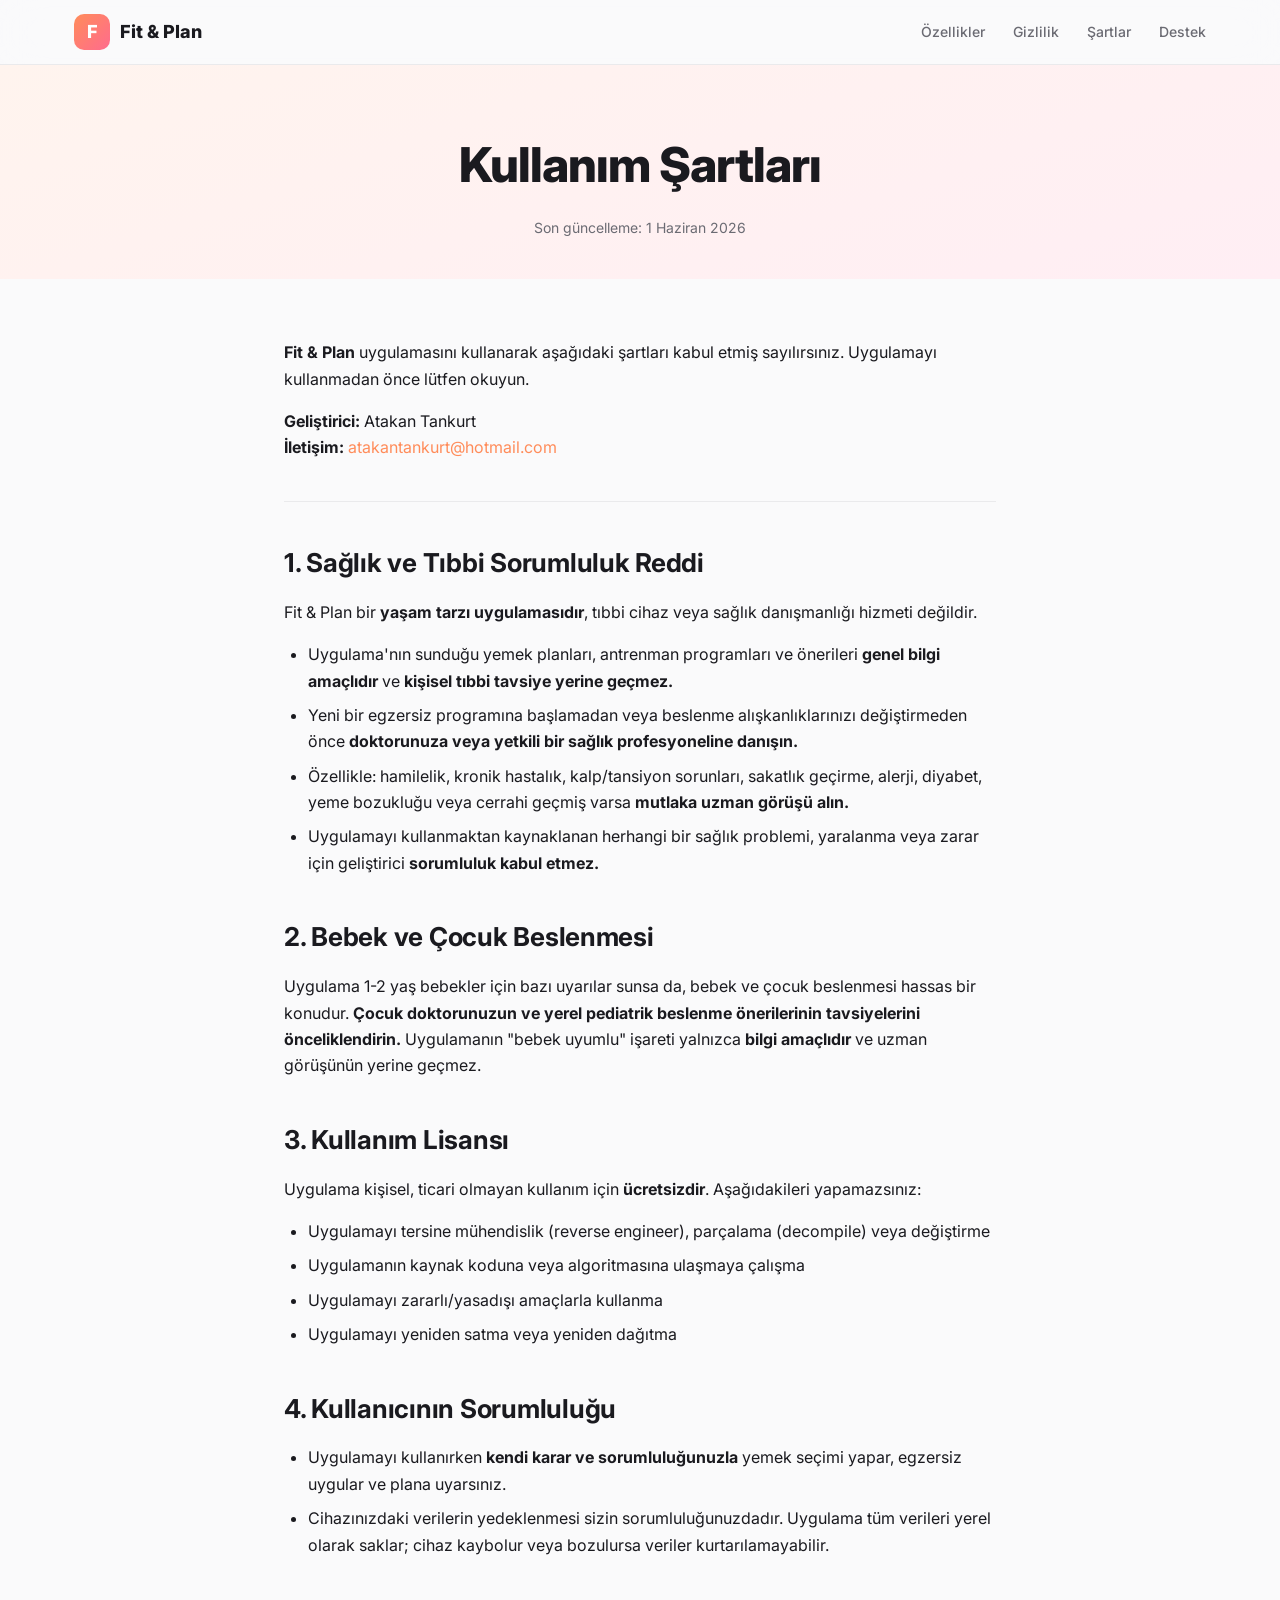
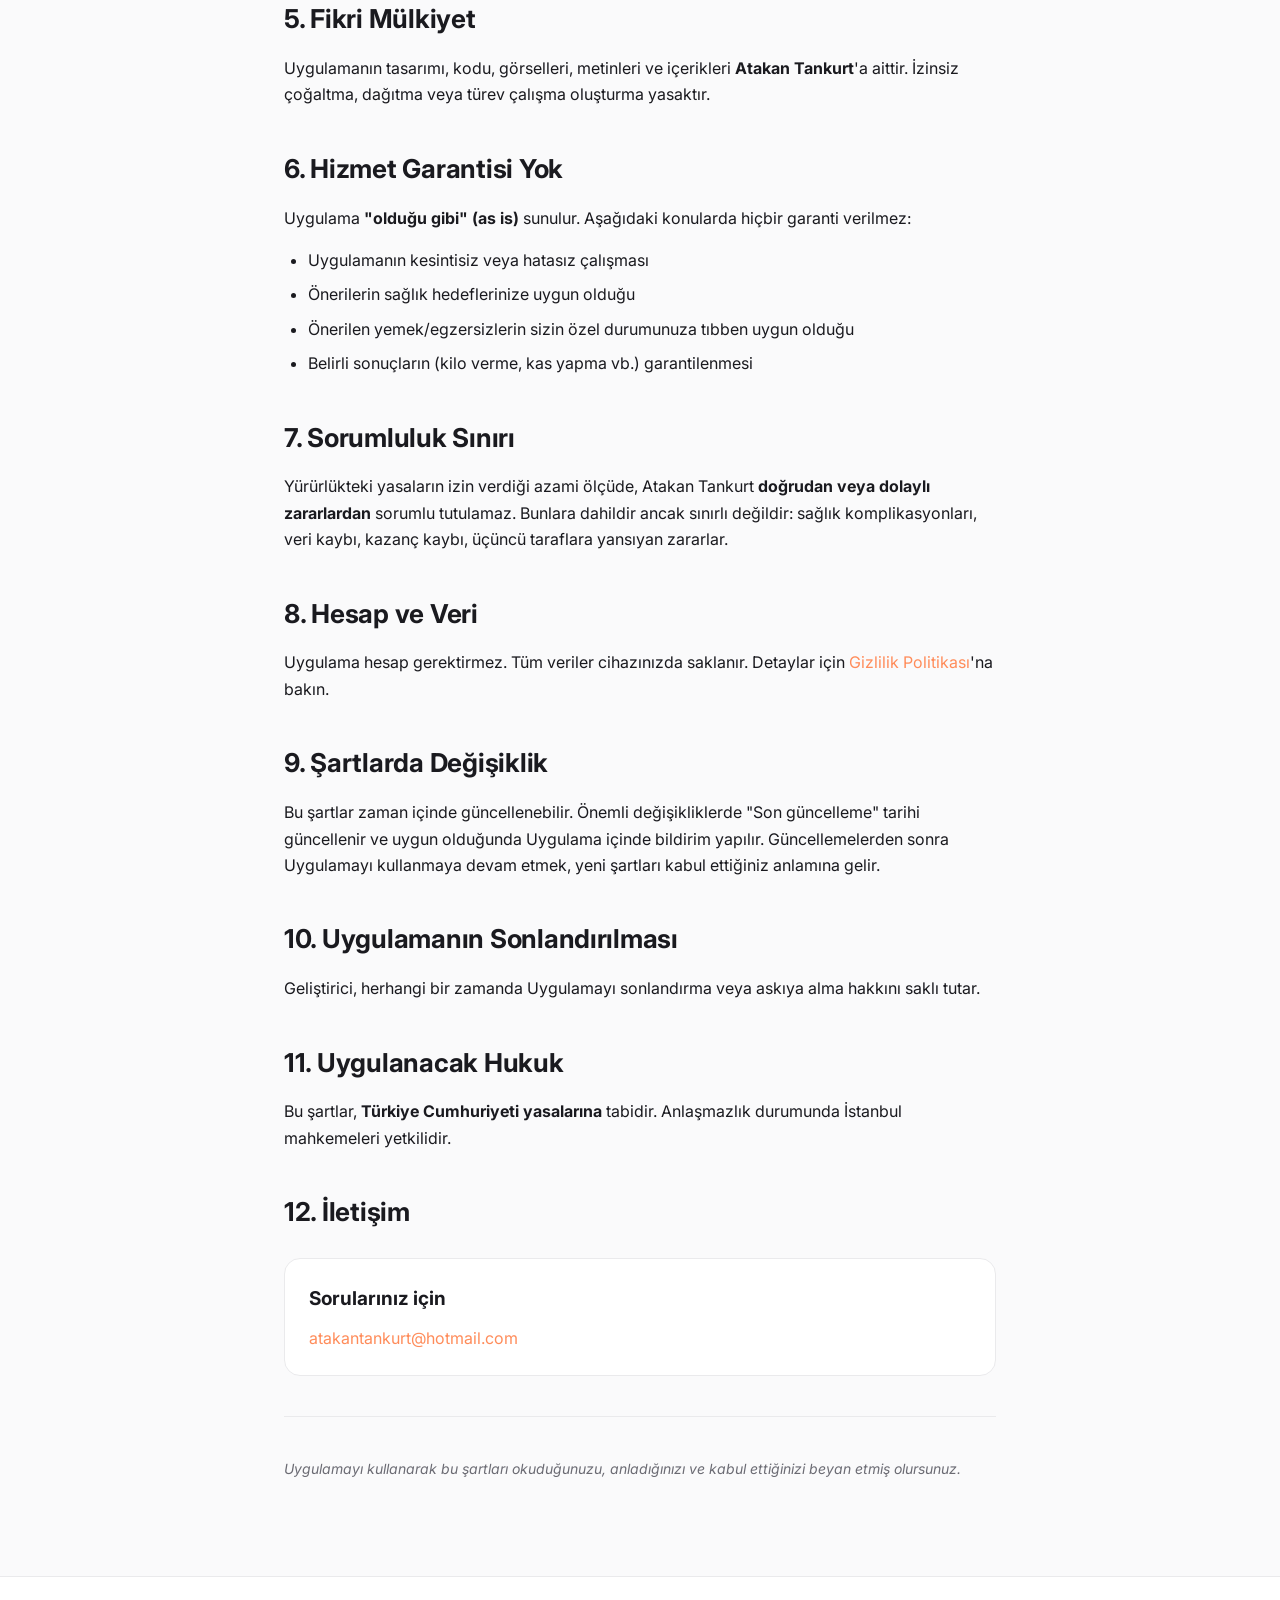
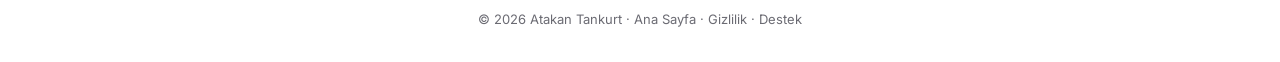
<file: terms.html>
<!DOCTYPE html>
<html lang="tr">
<head>
<meta charset="UTF-8" />
<meta name="viewport" content="width=device-width, initial-scale=1.0" />
<meta name="description" content="Fit & Plan Kullanım Şartları" />
<meta name="theme-color" content="#FF8C5A" />
<title>Kullanım Şartları — Fit & Plan</title>
<link rel="preconnect" href="https://fonts.googleapis.com">
<link rel="preconnect" href="https://fonts.gstatic.com" crossorigin>
<link href="https://fonts.googleapis.com/css2?family=Inter:wght@400;500;600;700;800&display=swap" rel="stylesheet">
<link rel="stylesheet" href="style-pages.css">
</head>
<body>

<nav class="navbar">
    <div class="inner">
        <a href="index.html" class="logo">
            <span class="logo-mark">F</span>
            Fit &amp; Plan
        </a>
        <div class="nav-links">
            <a href="index.html#features">Özellikler</a>
            <a href="privacy.html">Gizlilik</a>
            <a href="terms.html">Şartlar</a>
            <a href="support.html">Destek</a>
        </div>
    </div>
</nav>

<section class="page-hero">
    <div class="container">
        <h1>Kullanım Şartları</h1>
        <div class="meta">Son güncelleme: 1 Haziran 2026</div>
    </div>
</section>

<section class="content">
<div class="container">

<p><strong>Fit &amp; Plan</strong> uygulamasını kullanarak aşağıdaki şartları kabul etmiş sayılırsınız. Uygulamayı kullanmadan önce lütfen okuyun.</p>

<p><strong>Geliştirici:</strong> Atakan Tankurt<br>
<strong>İletişim:</strong> <a href="mailto:atakantankurt@hotmail.com">atakantankurt@hotmail.com</a></p>

<hr>

<h2>1. Sağlık ve Tıbbi Sorumluluk Reddi</h2>

<p>Fit &amp; Plan bir <strong>yaşam tarzı uygulamasıdır</strong>, tıbbi cihaz veya sağlık danışmanlığı hizmeti değildir.</p>
<ul>
    <li>Uygulama'nın sunduğu yemek planları, antrenman programları ve önerileri <strong>genel bilgi amaçlıdır</strong> ve <strong>kişisel tıbbi tavsiye yerine geçmez.</strong></li>
    <li>Yeni bir egzersiz programına başlamadan veya beslenme alışkanlıklarınızı değiştirmeden önce <strong>doktorunuza veya yetkili bir sağlık profesyoneline danışın.</strong></li>
    <li>Özellikle: hamilelik, kronik hastalık, kalp/tansiyon sorunları, sakatlık geçirme, alerji, diyabet, yeme bozukluğu veya cerrahi geçmiş varsa <strong>mutlaka uzman görüşü alın.</strong></li>
    <li>Uygulamayı kullanmaktan kaynaklanan herhangi bir sağlık problemi, yaralanma veya zarar için geliştirici <strong>sorumluluk kabul etmez.</strong></li>
</ul>

<h2>2. Bebek ve Çocuk Beslenmesi</h2>
<p>Uygulama 1-2 yaş bebekler için bazı uyarılar sunsa da, bebek ve çocuk beslenmesi hassas bir konudur. <strong>Çocuk doktorunuzun ve yerel pediatrik beslenme önerilerinin tavsiyelerini önceliklendirin.</strong> Uygulamanın "bebek uyumlu" işareti yalnızca <strong>bilgi amaçlıdır</strong> ve uzman görüşünün yerine geçmez.</p>

<h2>3. Kullanım Lisansı</h2>
<p>Uygulama kişisel, ticari olmayan kullanım için <strong>ücretsizdir</strong>. Aşağıdakileri yapamazsınız:</p>
<ul>
    <li>Uygulamayı tersine mühendislik (reverse engineer), parçalama (decompile) veya değiştirme</li>
    <li>Uygulamanın kaynak koduna veya algoritmasına ulaşmaya çalışma</li>
    <li>Uygulamayı zararlı/yasadışı amaçlarla kullanma</li>
    <li>Uygulamayı yeniden satma veya yeniden dağıtma</li>
</ul>

<h2>4. Kullanıcının Sorumluluğu</h2>
<ul>
    <li>Uygulamayı kullanırken <strong>kendi karar ve sorumluluğunuzla</strong> yemek seçimi yapar, egzersiz uygular ve plana uyarsınız.</li>
    <li>Cihazınızdaki verilerin yedeklenmesi sizin sorumluluğunuzdadır. Uygulama tüm verileri yerel olarak saklar; cihaz kaybolur veya bozulursa veriler kurtarılamayabilir.</li>
</ul>

<h2>5. Fikri Mülkiyet</h2>
<p>Uygulamanın tasarımı, kodu, görselleri, metinleri ve içerikleri <strong>Atakan Tankurt</strong>'a aittir. İzinsiz çoğaltma, dağıtma veya türev çalışma oluşturma yasaktır.</p>

<h2>6. Hizmet Garantisi Yok</h2>
<p>Uygulama <strong>"olduğu gibi" (as is)</strong> sunulur. Aşağıdaki konularda hiçbir garanti verilmez:</p>
<ul>
    <li>Uygulamanın kesintisiz veya hatasız çalışması</li>
    <li>Önerilerin sağlık hedeflerinize uygun olduğu</li>
    <li>Önerilen yemek/egzersizlerin sizin özel durumunuza tıbben uygun olduğu</li>
    <li>Belirli sonuçların (kilo verme, kas yapma vb.) garantilenmesi</li>
</ul>

<h2>7. Sorumluluk Sınırı</h2>
<p>Yürürlükteki yasaların izin verdiği azami ölçüde, Atakan Tankurt <strong>doğrudan veya dolaylı zararlardan</strong> sorumlu tutulamaz. Bunlara dahildir ancak sınırlı değildir: sağlık komplikasyonları, veri kaybı, kazanç kaybı, üçüncü taraflara yansıyan zararlar.</p>

<h2>8. Hesap ve Veri</h2>
<p>Uygulama hesap gerektirmez. Tüm veriler cihazınızda saklanır. Detaylar için <a href="privacy.html">Gizlilik Politikası</a>'na bakın.</p>

<h2>9. Şartlarda Değişiklik</h2>
<p>Bu şartlar zaman içinde güncellenebilir. Önemli değişikliklerde "Son güncelleme" tarihi güncellenir ve uygun olduğunda Uygulama içinde bildirim yapılır. Güncellemelerden sonra Uygulamayı kullanmaya devam etmek, yeni şartları kabul ettiğiniz anlamına gelir.</p>

<h2>10. Uygulamanın Sonlandırılması</h2>
<p>Geliştirici, herhangi bir zamanda Uygulamayı sonlandırma veya askıya alma hakkını saklı tutar.</p>

<h2>11. Uygulanacak Hukuk</h2>
<p>Bu şartlar, <strong>Türkiye Cumhuriyeti yasalarına</strong> tabidir. Anlaşmazlık durumunda İstanbul mahkemeleri yetkilidir.</p>

<h2>12. İletişim</h2>
<div class="contact-box">
    <h3>Sorularınız için</h3>
    <p style="margin-bottom: 0;"><a href="mailto:atakantankurt@hotmail.com">atakantankurt@hotmail.com</a></p>
</div>

<hr>

<p style="font-size: 14px; color: var(--text-secondary);"><em>Uygulamayı kullanarak bu şartları okuduğunuzu, anladığınızı ve kabul ettiğinizi beyan etmiş olursunuz.</em></p>

</div>
</section>

<footer class="footer">
    <div class="container">
        <p>© 2026 Atakan Tankurt · <a href="index.html">Ana Sayfa</a> · <a href="privacy.html">Gizlilik</a> · <a href="support.html">Destek</a></p>
    </div>
</footer>

</body>
</html>
</file>
<file: style-pages.css>
/* Shared styles for Privacy, Terms, Support pages */
:root {
    --orange-1: #FF8C5A;
    --orange-2: #FF6B8E;
    --bg: #FAFAFB;
    --card: #FFFFFF;
    --text: #1A1A1F;
    --text-secondary: #6B6B73;
    --border: #EAEAEC;
}

* { margin: 0; padding: 0; box-sizing: border-box; }
html { scroll-behavior: smooth; }

body {
    font-family: 'Inter', -apple-system, BlinkMacSystemFont, 'SF Pro Rounded', system-ui, sans-serif;
    color: var(--text);
    background: var(--bg);
    line-height: 1.65;
    -webkit-font-smoothing: antialiased;
    -moz-osx-font-smoothing: grayscale;
}

a { color: var(--orange-1); text-decoration: none; }
a:hover { text-decoration: underline; }

.container { max-width: 760px; margin: 0 auto; padding: 0 24px; }

/* NAVBAR */
.navbar {
    position: sticky;
    top: 0;
    background: rgba(250, 250, 251, 0.85);
    backdrop-filter: saturate(180%) blur(20px);
    -webkit-backdrop-filter: saturate(180%) blur(20px);
    z-index: 100;
    border-bottom: 1px solid var(--border);
}
.navbar .inner {
    display: flex;
    justify-content: space-between;
    align-items: center;
    height: 64px;
    max-width: 1180px;
    margin: 0 auto;
    padding: 0 24px;
}
.logo {
    display: flex;
    align-items: center;
    gap: 10px;
    font-weight: 800;
    font-size: 18px;
    color: var(--text);
    text-decoration: none;
}
.logo:hover { text-decoration: none; }
.logo-mark {
    width: 36px; height: 36px;
    border-radius: 10px;
    background: linear-gradient(135deg, var(--orange-1), var(--orange-2));
    display: grid; place-items: center;
    color: white;
    font-size: 18px;
}
.nav-links {
    display: flex;
    gap: 28px;
    font-size: 14px;
    font-weight: 500;
    color: var(--text-secondary);
}
.nav-links a {
    color: var(--text-secondary);
    text-decoration: none;
}
.nav-links a:hover { color: var(--text); text-decoration: none; }

/* PAGE */
.page-hero {
    padding: 60px 0 40px;
    background: linear-gradient(160deg, #FFF4EE 0%, #FFEEF4 100%);
    text-align: center;
}
.page-hero h1 {
    font-size: clamp(32px, 4.5vw, 48px);
    font-weight: 800;
    letter-spacing: -0.02em;
    margin-bottom: 12px;
}
.page-hero .meta {
    font-size: 14px;
    color: var(--text-secondary);
}

.content {
    padding: 60px 0 80px;
}
.content h2 {
    font-size: 26px;
    font-weight: 700;
    margin-top: 40px;
    margin-bottom: 14px;
    letter-spacing: -0.01em;
}
.content h2:first-child { margin-top: 0; }
.content h3 {
    font-size: 19px;
    font-weight: 700;
    margin-top: 28px;
    margin-bottom: 10px;
}
.content p {
    font-size: 16px;
    color: var(--text);
    margin-bottom: 16px;
}
.content ul {
    margin-bottom: 16px;
    padding-left: 24px;
}
.content li {
    font-size: 16px;
    margin-bottom: 8px;
}
.content strong { font-weight: 700; }
.content hr {
    border: none;
    border-top: 1px solid var(--border);
    margin: 40px 0;
}
.content table {
    width: 100%;
    border-collapse: collapse;
    margin-bottom: 24px;
    font-size: 14px;
}
.content th, .content td {
    border: 1px solid var(--border);
    padding: 10px 14px;
    text-align: left;
}
.content th {
    background: var(--bg);
    font-weight: 700;
}

/* CONTACT BOX */
.contact-box {
    background: var(--card);
    border: 1px solid var(--border);
    border-radius: 16px;
    padding: 24px;
    margin: 24px 0;
}
.contact-box h3 { margin-top: 0; }

/* FOOTER */
.footer {
    padding: 32px 0;
    border-top: 1px solid var(--border);
    background: white;
    text-align: center;
    font-size: 13px;
    color: var(--text-secondary);
}
.footer a { color: var(--text-secondary); }

@media (max-width: 600px) {
    .nav-links { gap: 16px; font-size: 13px; }
    .nav-links a:nth-child(1) { display: none; }
}
</file>
